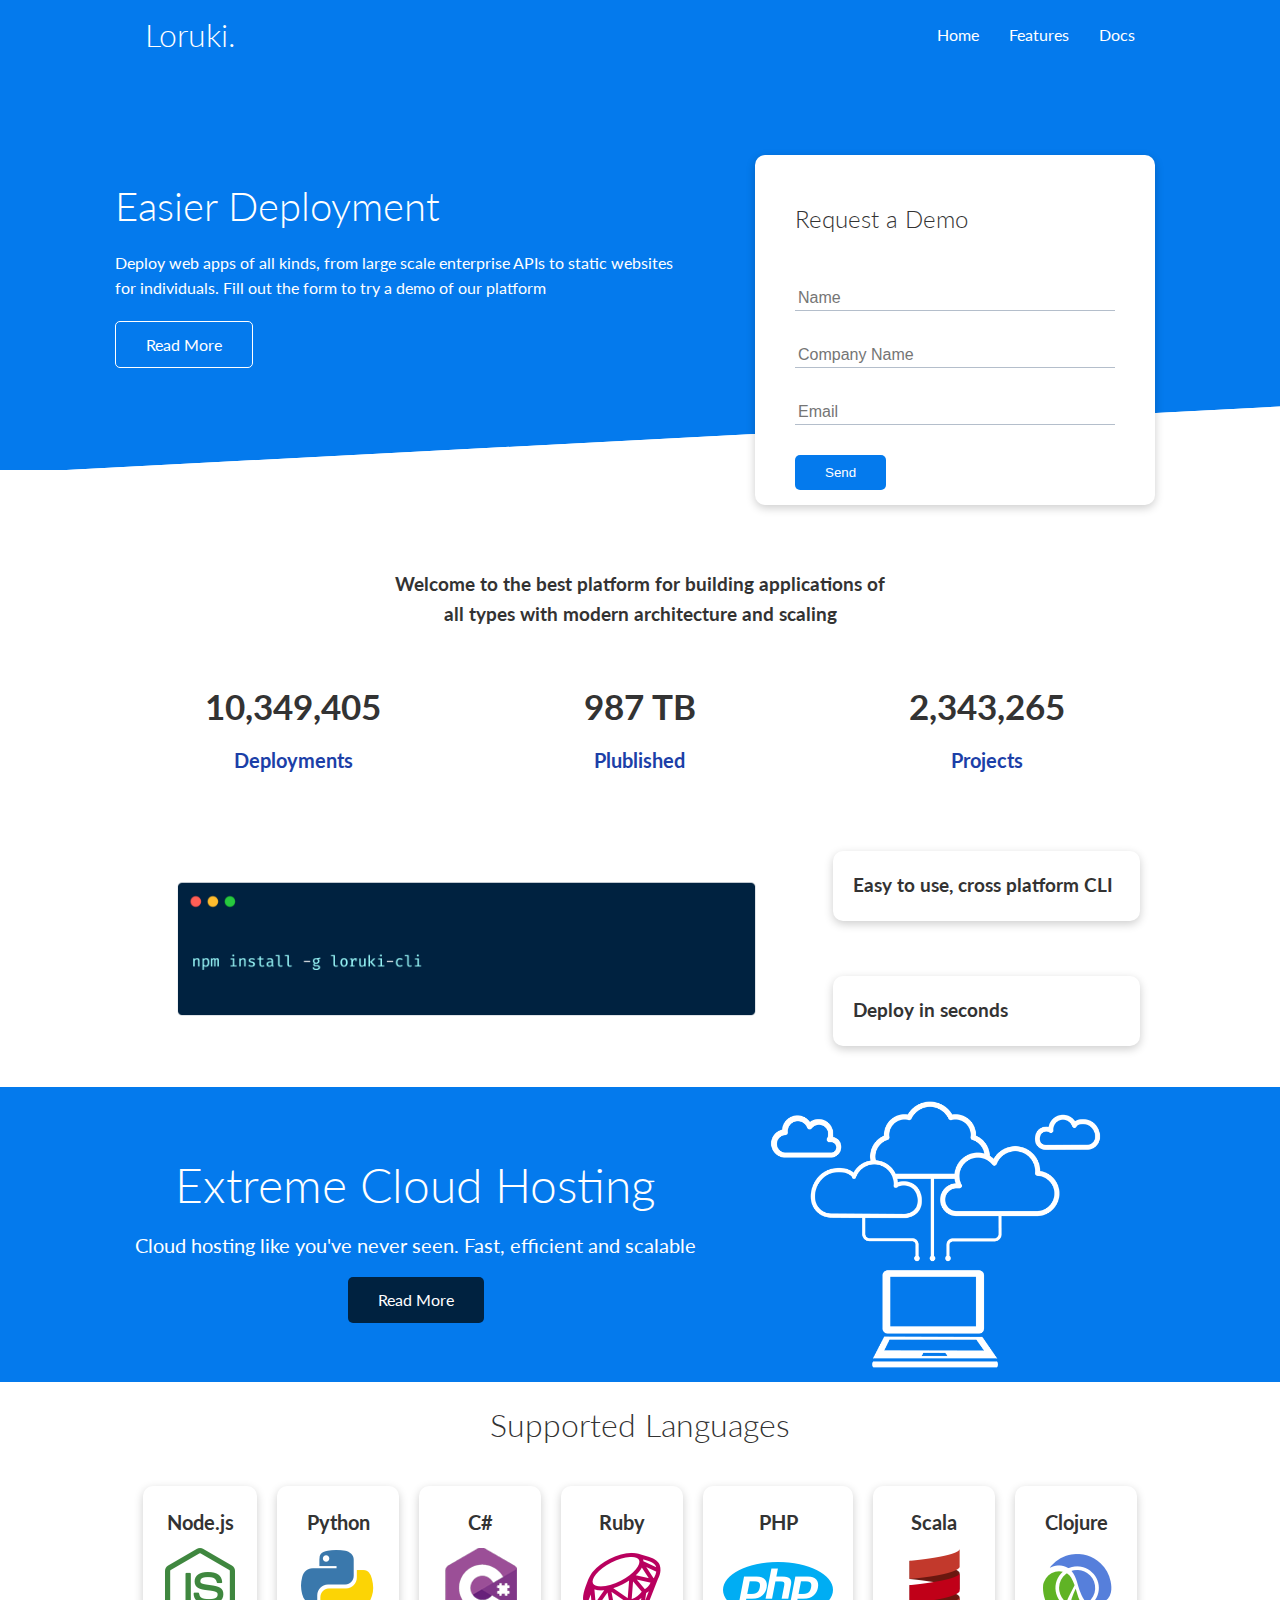
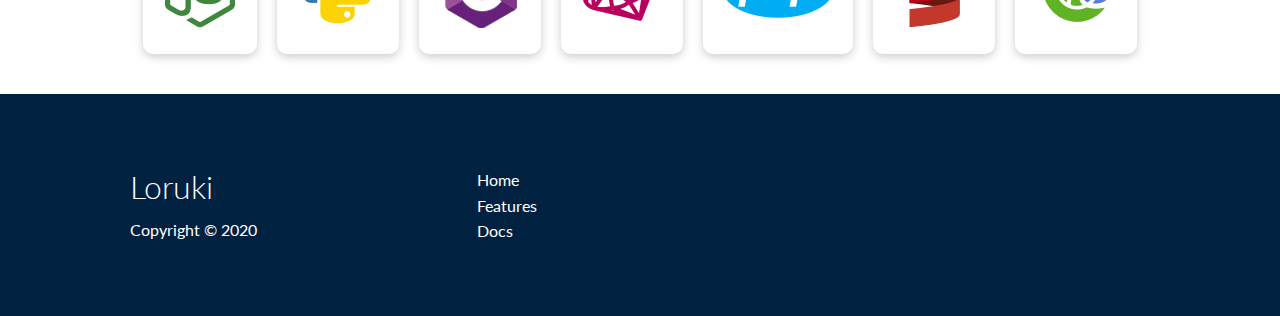
<file: index.html>
<!DOCTYPE html>
<html lang="en">
<head>
    <meta charset="UTF-8">
    <meta http-equiv="X-UA-Compatible" content="IE=edge">
    <meta name="viewport" content="width=device-width, initial-scale=1.0">
    <link rel="stylesheet" href="https://cdnjs.cloudflare.com/ajax/libs/font-awesome/5.15.3/css/all.min.css" integrity="sha512-iBBXm8fW90+nuLcSKlbmrPcLa0OT92xO1BIsZ+ywDWZCvqsWgccV3gFoRBv0z+8dLJgyAHIhR35VZc2oM/gI1w==" crossorigin="anonymous" referrerpolicy="no-referrer" />
    <link rel="stylesheet" href="css/utlities.css">
    <link rel="stylesheet" href="css/style.css">    
    <title>Loruki | Cloud Hosting For Everyone</title>
</head>
<body>
    <!-- Navbar -->
    <div class="navbar">
        <div class="container flex">
            <h1 class="logo"><a href="index.html">Loruki.</a> </h1>
            <nav>
                <ul>
                    <li><a href="index.html">Home</a></li>
                    <li><a href="features.html">Features</a></li>
                    <li><a href="docs.html">Docs</a></li>
                </ul>
            </nav>
        </div>
    </div>

    <!-- Showcase -->

    <section class="showcase">
        <div class="container grid">
            <div class="showcase-text">
                <h1>Easier Deployment</h1>
                <p>Deploy web apps of all kinds, from large scale enterprise APIs to static websites for individuals. Fill out the form to try a demo of our platform</p>
                <a href="features.html" class="btn btn-outline">Read More</a>
            </div>

            <div class="showcase-form card">
                <h2>Request a Demo</h2>
                <form name="contact" method="POST" netlify-honeypot="bot-field" data-netlify="true">
                    <input type="hidden" name="form-name" value="contact">
                    <p class="hidden">
                        <label>Don’t fill this out if you’re human: <input name="bot-field" /></label>
                      </p>
                    <div class="form-control">
                        <input type="text" name="name" placeholder="Name" required>
                    </div>
                    <div class="form-control">
                        <input type="text" name="company" placeholder="Company Name" required>
                    </div>
                    <div class="form-control">
                        <input type="email" name="email" placeholder="Email" required>
                    </div>
                    <input type="submit" value="Send" class="btn btn-primary">
                </form>
            </div>
        </div>
    </section>

    <!-- Stats -->

    <section class="stats">
        <div class="container">
            <h3 class="stats-heading text-center my-1">
               Welcome to the best platform for building applications of all types with modern architecture and scaling 
            </h3>

            <div class="grid grid-3 text-center my-4">
                <div>
                    <i class="fas fa-server fa-3x"></i>
                    <h3>10,349,405</h3>
                    <p class="text-secondary">Deployments</p>
                </div>
                <div>
                    <i class="fas fa-upload fa-3x"></i>
                    <h3>987 TB</h3>
                    <p class="text-secondary">Plublished</p>
                </div>
                <div>
                    <i class="fas fa-project-diagram fa-3x"></i>
                    <h3>2,343,265</h3>
                    <p class="text-secondary">Projects</p>
                </div>
            </div>
        </div>
    </section>

    <!-- Cli -->

    <section class="cli">
    <div class="container grid">
        <img src="/images/cli.png" alt="">
        <div class="card">
            <h3>Easy to use, cross platform CLI</h3>
        </div>
        <div class="card">
            <h3>Deploy in seconds</h3>
        </div>
    </div>
</section>

<!-- Cloud -->

<section class="cloud bg-primary my-2 py2">
    <div class="container grid">
        <div class="text-center">
            <h2 class="lg">Extreme Cloud Hosting</h2>
            <p class="lead my-1">Cloud hosting like you've never seen. Fast, efficient and scalable</p>
            <a href="features.html" class="btn btn-dark">Read More</a>
        </div>
        <img src="images/cloud.png" alt="">
    </div>
</section>

<!-- Languages -->

<section class="languages">
    <h2 class="md text-center my-2">
        Supported Languages
    </h2>
    <div class="container flex">
        <div class="card">
            <h4>Node.js</h4>
            <img src="images/logos/node.png" alt="">
        </div>
        <div class="card">
            <h4>Python</h4>
            <img src="images/logos/python.png" alt="">
        </div>
        <div class="card">
            <h4>C#</h4>
            <img src="images/logos/csharp.png" alt="">
        </div>
        <div class="card">
            <h4>Ruby</h4>
            <img src="images/logos/ruby.png" alt="">
        </div>
        <div class="card">
            <h4>PHP</h4>
            <img src="images/logos/php.png" alt="">
        </div>
        <div class="card">
            <h4>Scala</h4>
            <img src="images/logos/scala.png" alt="">
        </div>
        <div class="card">
            <h4>Clojure</h4>
            <img src="images/logos/clojure.png" alt="">
        </div>
    </div>
</section>

    <!-- Footer -->
    <footer class="footer bg-dark py-5">
        <div class="container grid grid-3">
            <div>
                <h1>Loruki
                </h1>
                <p>Copyright &copy; 2020</p>
            </div>
            <nav>
                <ul>
                    <li><a href="index.html">Home</a></li>
                    <li><a href="features.html">Features</a></li>
                    <li><a href="docs.html">Docs</a></li>
                </ul>
            </nav>
            <div class="social">
                <a href="#"><i class="fab fa-github fa-2x"></i></a>
                <a href="#"><i class="fab fa-facebook fa-2x"></i></a>
                <a href="#"><i class="fab fa-instagram fa-2x"></i></a>
                <a href="#"><i class="fab fa-twitter fa-2x"></i></a>
            </div>
        </div>
    </footer>
</body>
</html>
</file>
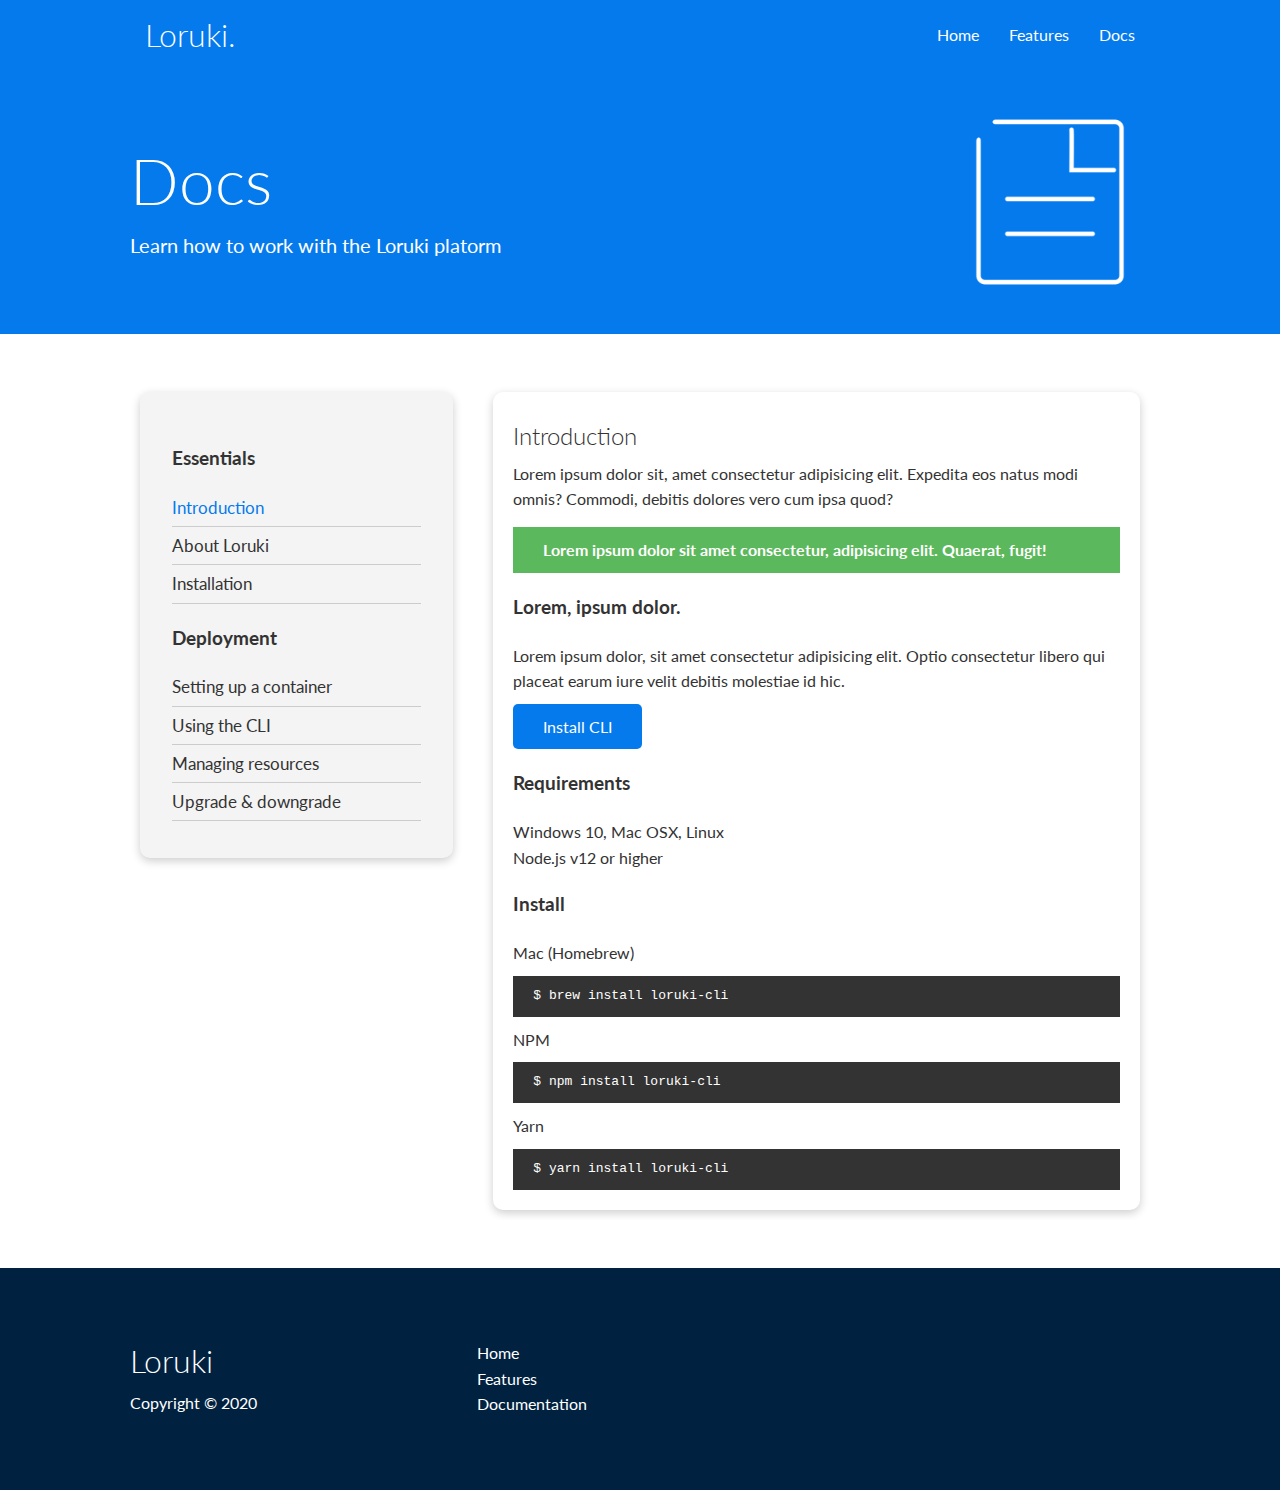
<file: docs.html>
<!DOCTYPE html>
<html lang="en">
<head>
    <meta charset="UTF-8">
    <meta http-equiv="X-UA-Compatible" content="IE=edge">
    <meta name="viewport" content="width=device-width, initial-scale=1.0">
    <link rel="stylesheet" href="https://cdnjs.cloudflare.com/ajax/libs/font-awesome/5.15.3/css/all.min.css" integrity="sha512-iBBXm8fW90+nuLcSKlbmrPcLa0OT92xO1BIsZ+ywDWZCvqsWgccV3gFoRBv0z+8dLJgyAHIhR35VZc2oM/gI1w==" crossorigin="anonymous" referrerpolicy="no-referrer" />
    <link rel="stylesheet" href="css/utlities.css">
    <link rel="stylesheet" href="css/style.css">    
    <title>Loruki | Cloud Hosting For Everyone</title>
</head>
<body>
    <!-- Navbar -->
    <div class="navbar">
        <div class="container flex">
            <h1 class="logo"><a href="index.html">Loruki.</a> </h1>
            <nav>
                <ul>
                    <li><a href="index.html">Home</a></li>
                    <li><a href="features.html">Features</a></li>
                    <li><a href="docs.html">Docs</a></li>
                </ul>
            </nav>
        </div>
    </div>


    <!-- Head -->

    <section class="docs-head bg-primary py-3">
        <div class="container grid">
            <div>
                <h1 class="xl">Docs</h1>
                <p class="lead">Learn how to work with the Loruki platorm</p>
            </div>
            <img src="images/docs.png" alt="">
        </div>
    </section>

    <!-- Docs main-->

    <section class="docs-main my-4">
        <div class="container grid">
            <div class="card bg-light p-3">
                <h3 class="my-2">Essentials</h3>
                <nav>
                    <ul>
                        <li><a class="text-primary" href="#">Introduction</a></li>
                        <li><a href="#">About Loruki</a></li>
                        <li><a href="#">Installation</a></li>
                    </ul>
                </nav>

                <h3 class="my-2">Deployment</h3>
                <nav>
                    <ul>
                       <li><a href="#">Setting up a container</a></li>
                       <li><a href="#">Using the CLI</a></li>
                       <li><a href="#">Managing resources</a></li>
                       <li><a href="#">Upgrade & downgrade</a></li>
                    </ul>
                </nav>
            </div>
            <div class="card">
                <h2>Introduction</h2>
                <p>Lorem ipsum dolor sit, amet consectetur adipisicing elit. Expedita eos natus modi omnis? Commodi, debitis dolores vero cum ipsa quod?</p>
                
                <div class="alert alert-success">
                    <i class="fas fa-info"></i> Lorem ipsum dolor sit amet consectetur, adipisicing elit. Quaerat, fugit!
                </div>

                <h3>Lorem, ipsum dolor.</h3>
                <p>Lorem ipsum dolor, sit amet consectetur adipisicing elit. Optio consectetur libero qui placeat earum iure velit debitis molestiae id hic.</p>
                <a href="" class="btn btn-primary">Install CLI</a>

                <h3>Requirements</h3>
                <ul>
                    <li>Windows 10, Mac OSX, Linux</li>
                    <li>Node.js v12 or higher</li>
                </ul>

                <h3>Install</h3>
                <p>Mac (Homebrew)</p>
                <pre><code>$ brew install loruki-cli</code></pre>
                <p>NPM</p>
                <pre><code>$ npm install loruki-cli</code></pre>
                <p>Yarn</p>
                <pre><code>$ yarn install loruki-cli</code></pre>
                
            </div>
        </div>
    </section>


    <!-- Footer -->
    <footer class="footer bg-dark py-5">
        <div class="container grid grid-3">
            <div>
                <h1>Loruki
                </h1>
                <p>Copyright &copy; 2020</p>
            </div>
            <nav>
                <ul>
                    <li><a href="index.html">Home</a></li>
                    <li><a href="features.html">Features</a></li>
                    <li><a href="documentation.html">Documentation</a></li>
                </ul>
            </nav>
            <div class="social">
                <a href="#"><i class="fab fa-github fa-2x"></i></a>
                <a href="#"><i class="fab fa-facebook fa-2x"></i></a>
                <a href="#"><i class="fab fa-instagram fa-2x"></i></a>
                <a href="#"><i class="fab fa-twitter fa-2x"></i></a>
            </div>
        </div>
    </footer>
</body>
</html>
</file>
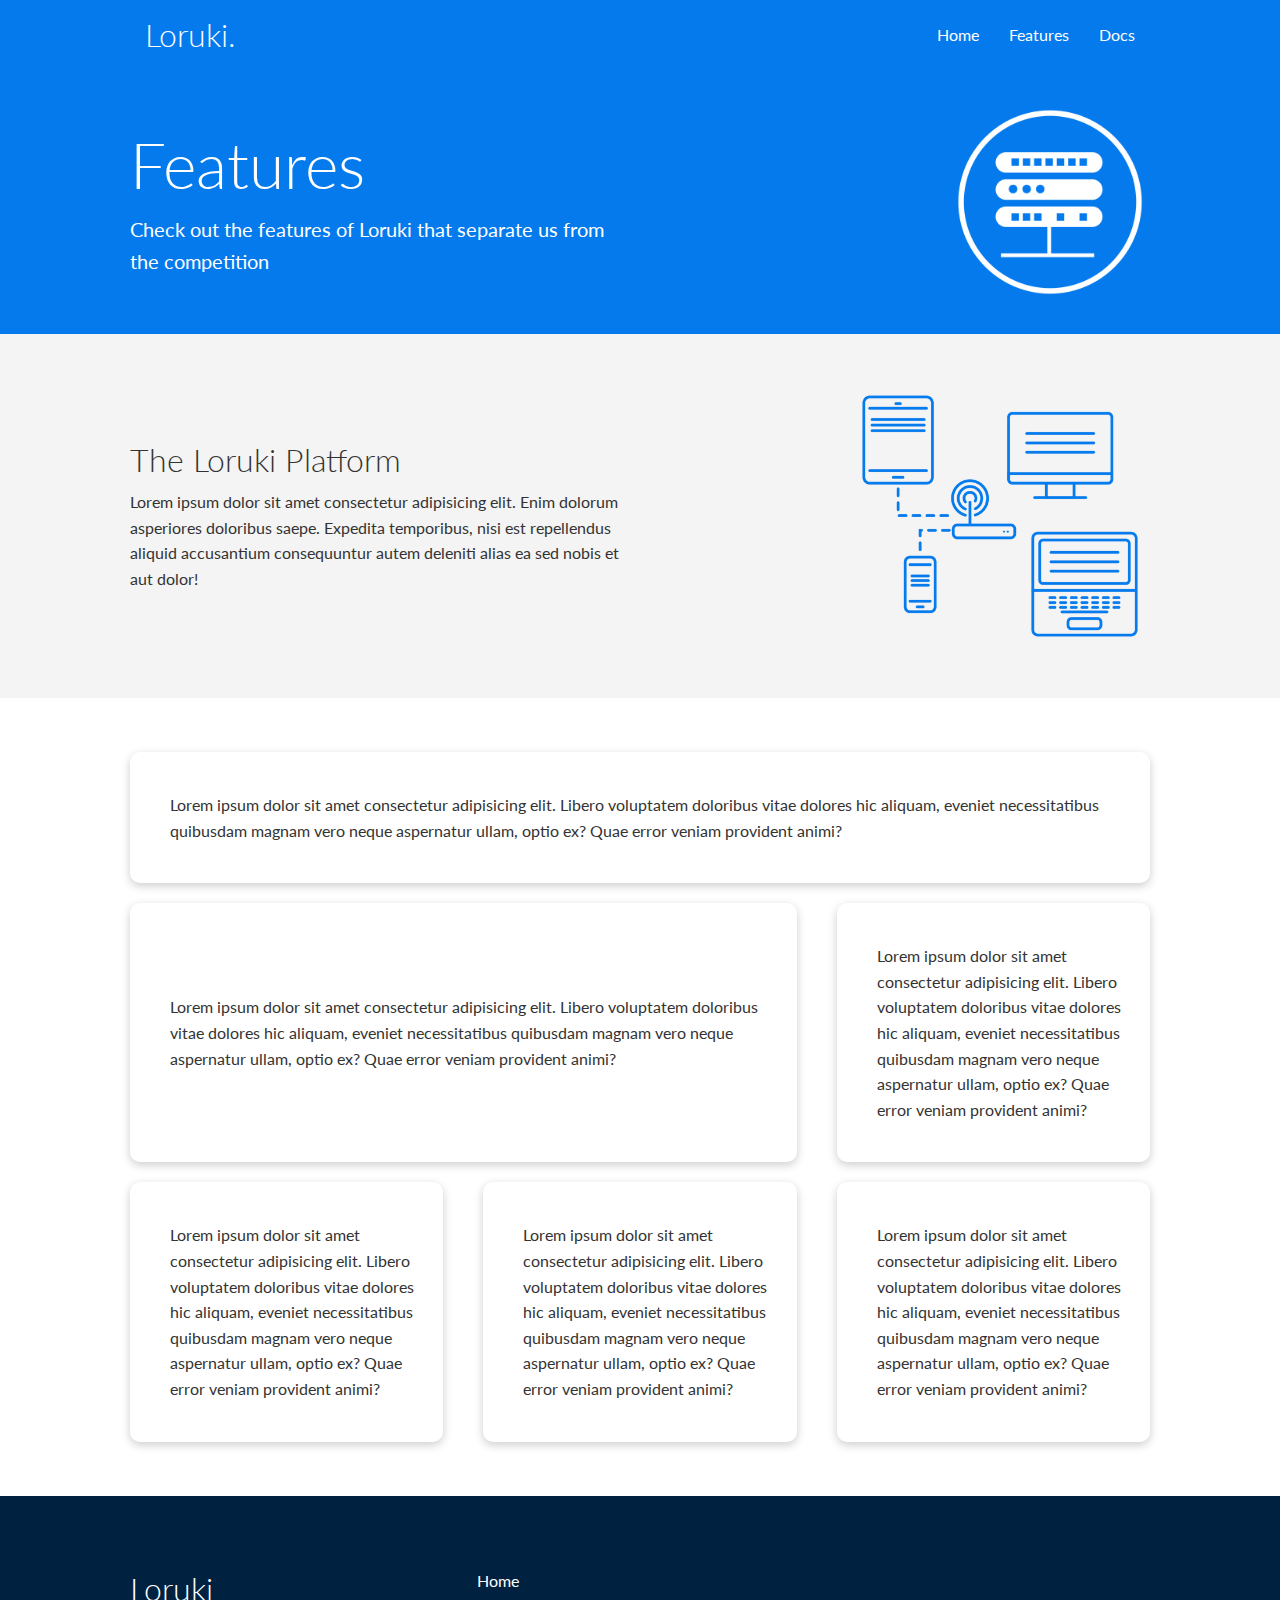
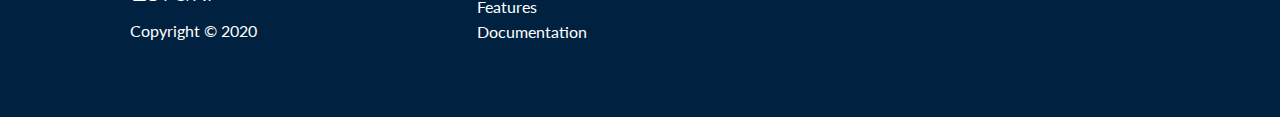
<file: features.html>
<!DOCTYPE html>
<html lang="en">
<head>
    <meta charset="UTF-8">
    <meta http-equiv="X-UA-Compatible" content="IE=edge">
    <meta name="viewport" content="width=device-width, initial-scale=1.0">
    <link rel="stylesheet" href="https://cdnjs.cloudflare.com/ajax/libs/font-awesome/5.15.3/css/all.min.css" integrity="sha512-iBBXm8fW90+nuLcSKlbmrPcLa0OT92xO1BIsZ+ywDWZCvqsWgccV3gFoRBv0z+8dLJgyAHIhR35VZc2oM/gI1w==" crossorigin="anonymous" referrerpolicy="no-referrer" />
    <link rel="stylesheet" href="css/utlities.css">
    <link rel="stylesheet" href="css/style.css">    
    <title>Loruki | Cloud Hosting For Everyone</title>
</head>
<body>
    <!-- Navbar -->
    <div class="navbar">
        <div class="container flex">
            <h1 class="logo"><a href="index.html">Loruki.</a> </h1>
            <nav>
                <ul>
                    <li><a href="index.html">Home</a></li>
                    <li><a href="features.html">Features</a></li>
                    <li><a href="docs.html">Docs</a></li>
                </ul>
            </nav>
        </div>
    </div>


    <!-- Head -->

    <section class="features-head bg-primary py-3">
        <div class="container grid">
            <div>
                <h1 class="xl">Features</h1>
                <p class="lead">Check out the features of Loruki that separate us from the competition</p>
            </div>
            <img src="images/server.png" alt="">
        </div>
    </section>

    <!-- Sub Head -->

    <section class="features-sub-head bg-light py-3">
        <div class="container grid">
            <div>
                <h1 class="md">The Loruki Platform</h1>
                <p>Lorem ipsum dolor sit amet consectetur adipisicing elit. Enim dolorum asperiores doloribus saepe. Expedita temporibus, nisi est repellendus aliquid accusantium consequuntur autem deleniti alias ea sed nobis et aut dolor!</p>
            </div>
            <img src="images/server2.png" alt="">
        </div>
        </div>
    </section>

    <section class="features-main my-2">
        <div class="container grid grid-3">
            <div class="card flex">
                <i class="fas fa-server fa-3x"></i>
                <p>Lorem ipsum dolor sit amet consectetur adipisicing elit. Libero voluptatem doloribus vitae dolores hic aliquam, eveniet necessitatibus quibusdam magnam vero neque aspernatur ullam, optio ex? Quae error veniam provident animi?</p>

            </div>
            <div class="card flex">
                <i class="fas fa-network-wired fa-3x"></i>
                <p>Lorem ipsum dolor sit amet consectetur adipisicing elit. Libero voluptatem doloribus vitae dolores hic aliquam, eveniet necessitatibus quibusdam magnam vero neque aspernatur ullam, optio ex? Quae error veniam provident animi?</p>
                
            </div>
            
            <div class="card flex">
                <i class="fas fa-laptop-code fa-3x"></i>
                <p>Lorem ipsum dolor sit amet consectetur adipisicing elit. Libero voluptatem doloribus vitae dolores hic aliquam, eveniet necessitatibus quibusdam magnam vero neque aspernatur ullam, optio ex? Quae error veniam provident animi?</p>
                
            </div>
            <div class="card flex">
                <i class="fas fa-database fa-3x"></i>
                <p>Lorem ipsum dolor sit amet consectetur adipisicing elit. Libero voluptatem doloribus vitae dolores hic aliquam, eveniet necessitatibus quibusdam magnam vero neque aspernatur ullam, optio ex? Quae error veniam provident animi?</p>
                
            </div>
            <div class="card flex">
                <i class="fas fa-power-off fa-3x"></i>
                <p>Lorem ipsum dolor sit amet consectetur adipisicing elit. Libero voluptatem doloribus vitae dolores hic aliquam, eveniet necessitatibus quibusdam magnam vero neque aspernatur ullam, optio ex? Quae error veniam provident animi?</p>
                
            </div>

            <div class="card flex">
                <i class="fas fa-upload fa-3x"></i>
                <p>Lorem ipsum dolor sit amet consectetur adipisicing elit. Libero voluptatem doloribus vitae dolores hic aliquam, eveniet necessitatibus quibusdam magnam vero neque aspernatur ullam, optio ex? Quae error veniam provident animi?</p>
                
            </div>
        </div>
    </section>

    <!-- Footer -->
    <footer class="footer bg-dark py-5">
        <div class="container grid grid-3">
            <div>
                <h1>Loruki
                </h1>
                <p>Copyright &copy; 2020</p>
            </div>
            <nav>
                <ul>
                    <li><a href="index.html">Home</a></li>
                    <li><a href="features.html">Features</a></li>
                    <li><a href="documentation.html">Documentation</a></li>
                </ul>
            </nav>
            <div class="social">
                <a href="#"><i class="fab fa-github fa-2x"></i></a>
                <a href="#"><i class="fab fa-facebook fa-2x"></i></a>
                <a href="#"><i class="fab fa-instagram fa-2x"></i></a>
                <a href="#"><i class="fab fa-twitter fa-2x"></i></a>
            </div>
        </div>
    </footer>
</body>
</html>
</file>
<file: css/utlities.css>
/* Utilities */
.container{
    max-width: 1100px;
    margin: 0 auto;
    overflow: auto;
    padding: 0 40px;
}

.card {
    background-color: white;
    color: #333;
    border-radius: 10px;
    box-shadow: 0 3px 10px rgba(0, 0, 0, 0.2);
    padding: 20px;
    margin: 10px;
}

.btn{
    display: inline-block;
    padding: 10px 30px;
    cursor: pointer;
    background: var(--primary-color);
    color: white;
    border: none;
    border-radius: 5px;
}

.btn-outline{
    background-color: transparent;
    border: 1px white solid;
}

.btn:hover{
    transform: scale(.98);
}

/* Backgrounds and coloured buttons */

.bg-primary, .btn-primary{
    background-color: var(--primary-color);
    color: white;
}

.bg-secondary, .btn-secondary{
    background-color: var(--secondary-color);
    color: white;
}

.bg-dark, .btn-dark{
    background-color: var(--dark-color);
    color: #fff;
}

.bg-light, .btn-light{
    background-color: var(--light-color);
    color: #333;
}

.bg-primary a, .btn-primary a,
.bg-secondary a, .btn-secondary a,
.bg-dark a, .btn-dark a {
    color: white;
}

/* Text colors */

.text-primary {
    color: var(--primary-color);
    
}

.text-secondary{
    color: var(--secondary-color);
    
}

.text-dark{
    color: var(--dark-color);
    
}

.text-light{
    color: var(--light-color);
    
}


/* Text sizes */

.lead {
    font-size: 20px;
}

.sm {
    font-size: 1rem;
}

.md {
    font-size: 2rem;
}

.lg {
    font-size: 3rem;
}

.xl {
    font-size: 4rem;
}

.text-center{
    text-align: center;
}

/* Alert */

.alert {
    background-color: var(--light-color);
    padding: 10px 20px;
    font-weight: bold;
    margin: 15px 0;
}

.alert i {
    margin-right: 10px;
}

.alert-success {
    background-color: var(--success-color);
    color: white;
}

.alert-error {
    background-color: var(--error-color);
    color: white;
}



.flex{
    display: flex;
    justify-content: center;
    align-items: center;
    height: 100%;
}

.grid {
    display: grid;
    grid-template-columns: repeat(2, 1fr);
    gap: 20px;
    justify-content: center;
    align-items: center;
    height: 100%;
}

.grid-3{
    grid-template-columns: repeat(3, 1fr);
}

/* Margin */

.my-1{
    margin: 1rem 0;
}

.my-2{
    margin: 1.5rem 0;
}

.my-3{
    margin: 2rem 0;
}

.my-4{
    margin: 3rem 0;
}

.my-5{
    margin: 4rem 0;
}

.m-1{
    margin: 1rem;
}

.m-2{
    margin: 1.5rem;
}

.m-3{
    margin: 2rem;
}

.m-4{
    margin: 3rem;
}

.m-5{
    margin: 4rem;
}

/* Padding */

.py-1{
    padding: 1rem 0;
}

.py-2{
    padding: 1.5rem 0;
}

.py-3{
    padding: 2rem 0;
}

.py-4{
    padding: 3rem 0;
}

.py-5{
    padding: 4rem 0;
}

.p-1{
    padding: 1rem;
}

.p-2{
    padding: 1.5rem;
}

.p-3{
    padding: 2rem;
}

.p-4{
    padding: 3rem;
}

.p-5{
    padding: 4rem;
}
</file>
<file: css/style.css>
@import url('https://fonts.googleapis.com/css2?family=Lato:wght@300&display=swap');

/* Global */

:root {
    --primary-color: #047aed;
    --secondary-color: #1c3fa8;
    --dark-color: #002240;
    --light-color: #f4f4f4;
    --success-color: #5cb85c;
    --error-color: #d9534f;
}

* {
    box-sizing: border-box;
    padding: 0;
    margin: 0;
}

body{
    font-family: 'Lato', sans-serif;
    color: #333;
    line-height: 1.6;

}

ul {
    list-style: none;
}

a{
    text-decoration: none;
    color: #333;
}

h1, h2 {
    font-weight: 300;
    line-height: 1.2;
    margin: 10px 0;
}

p{
    margin: 10px 0;
}

img{
    width: 100%;
}

code, pre {
    background: #333;
    color: white;
    padding: 10px;
}

.hidden {
    visibility: hidden;
    height: 0;
}

/* Navbar */

.navbar{
    background-color: var(--primary-color);
    color: #fff;
    height: 70px;
}

.navbar ul {
    display: flex;
}

.navbar a {
    color: white;
    padding: 10px;
    margin: 0 5px;
}

.navbar a:hover {
    border-bottom: 2px white solid;
}

.navbar .flex {
    justify-content: space-between;
}


/* Showcase/Hero */

.showcase{
    height: 400px;
    background-color: var(--primary-color);
    color: white;
    position: relative;
}

.showcase h1 {
    font-size: 40px;
}

.showcase p{
    margin: 20px 0;
}

.showcase .grid {
    overflow: visible;
    grid-template-columns: 55% 45%;
    gap: 30px;
}

.showcase-text {
    animation: slideInFromLeft 1s ease-in;
}

.showcase-form{
    position: relative;
    top: 60px;
    height: 350px;
    width: 400px;
    padding: 40px;
    z-index: 100;
    justify-self: flex-end;
    animation: slideInFromRight 1s ease-in;
}

.showcase-form .form-control{
    margin: 30px 0;

}

.showcase-form input[type='text'],
.showcase-form input[type='email']{
    border: 0;
    border-bottom: 1px solid #b4becb;
    width: 100%;
    padding: 3px;
    font-size: 16px;
}

.showcase-form input:focus{
    outline: none;
}

.showcase::before,
.showcase::after{
    content: '';
    position: absolute;
    height: 100px;
    bottom: -70px;
    right: 0;
    left: 0;
    background: white;
    transform: skewY(-3deg);
    -webkit-transform: skewY(-3deg);
    -moz-tranform: skewY(-3deg);
    -ms-transform: skewY(-3deg);
}


/* Stats */

.stats{
    padding-top: 100px;
    animation: slideInFromBottom 1s ease-in;
}

.stats-heading {
    max-width: 500px;
    margin: auto;
  }

  .stats .grid h3{
      font-size: 35px;

  }

  .stats .grid p{
      font-size: 20px;
      font-weight: bold;
  }

  /* CLI */

  .cli .grid {
      grid-template-columns: repeat(3, 1fr);
      grid-template-rows: repeat(2, 1fr);
  }

  .cli .grid > *:first-child{
      grid-column: 1 / span 2;
      grid-row: 1 / span 2;
  }

  /* Cloud */

  .cloud .grid{
      grid-template-columns: 4fr 3fr;
  }

  /* Languages */

  .languages .flex {
      flex-wrap: wrap;
  }

  .languages .card {
    text-align: center;
    margin: 18px 10px 40px;
    transition: transform 0.2s ease-in;
  }

  .languages .card h4{
      font-size: 20px;
      margin-bottom: 10px;
  }

  .languages .card:hover{
      transform: translateY(-15px);
  }

  /* Features */
  .features-head img, .docs-head img {
      width: 200px;
      justify-self: flex-end;
  }

  .features-sub-head img {
      width: 300px;
      justify-self: flex-end;
  }

  .features-main .card > i {
    margin-right: 20px;
  }

  .features-main .grid {
      padding: 30px;
  }

  

  .features-main .grid > *:first-child{
    grid-column: 1 / span 3;
    
}

.features-main .grid > *:nth-child(2){
    grid-column: 1 / span 2;
    
}

/* Docs */

.docs-main h3 {
    margin: 20px 0;
}

.docs-main .grid {
    grid-template-columns: 1fr 2fr;
    align-items: flex-start;
}

.docs-main nav li {
    font-size: 17px;
    padding-bottom: 5px;
    margin-bottom: 5px;
    border-bottom: 1px #ccc solid;
}

.docs-main a:hover {
    font-weight: bold;
}


  /* Footer */

  .footer .social a {
      margin:  0 10px;
  }

  /* Animations */

  @keyframes slideInFromLeft {
      0% {
          transform: translateX(-100%);
      }

      100% {
          transform: translateX(0);
      }
  }

  @keyframes slideInFromRight {
    0% {
        transform: translateX(100%);
    }

    100% {
        transform: translateX(0);
    }
}

@keyframes slideInFromTop {
    0% {
        transform: translateY(-100%);
    }

    100% {
        transform: translateX(0);
    }
}

@keyframes slideInFromBottom {
    0% {
        transform: translateY(100%);
    }

    100% {
        transform: translateX(0);
    }
}

  /* Tablets and under */
@media(max-width: 768px) {
    .grid,
    .showcase .grid,
    .stats .grid,
    .cli .grid,
    .cloud .grid,
    .features-main .grid,
    .docs-main .grid {
        grid-template-columns: 1fr;
        grid-template-rows: 1fr;
    }

    .showcase {
        height: auto;
    }

    .showcase-text {
        text-align: center;
        margin-top: 40px;
        animation: slideInFromTop 1s ease-in;
    }

    .showcase-form {
        justify-self: center;
        margin: auto;
        animation: slideInFromBottom 1s ease-in;
    }

    .cli .grid > *:first-child{
        grid-column: 1;
        grid-row: 1;
    }

    .features-head,
    .features-sub-head,
    .docs-head {
        text-align: center;
    }

    .features-head img,
    .features-sub-head img,
    .docs-head img {
        justify-self: center;
    }

    .features-main .grid > *:first-child,
    .features-main .grid > *:nth-child(2) {
        grid-column: 1;
    }

    


}

  /* Mobile */
  @media(max-width: 500px) {
      .navbar {
          height: 110px;
      }

      .navbar .flex {
          flex-direction: column;
      }

      .navbar ul {
          padding: 10px;
          background-color: rgba(0, 0, 0, 0.1);
      }


  }
</file>
